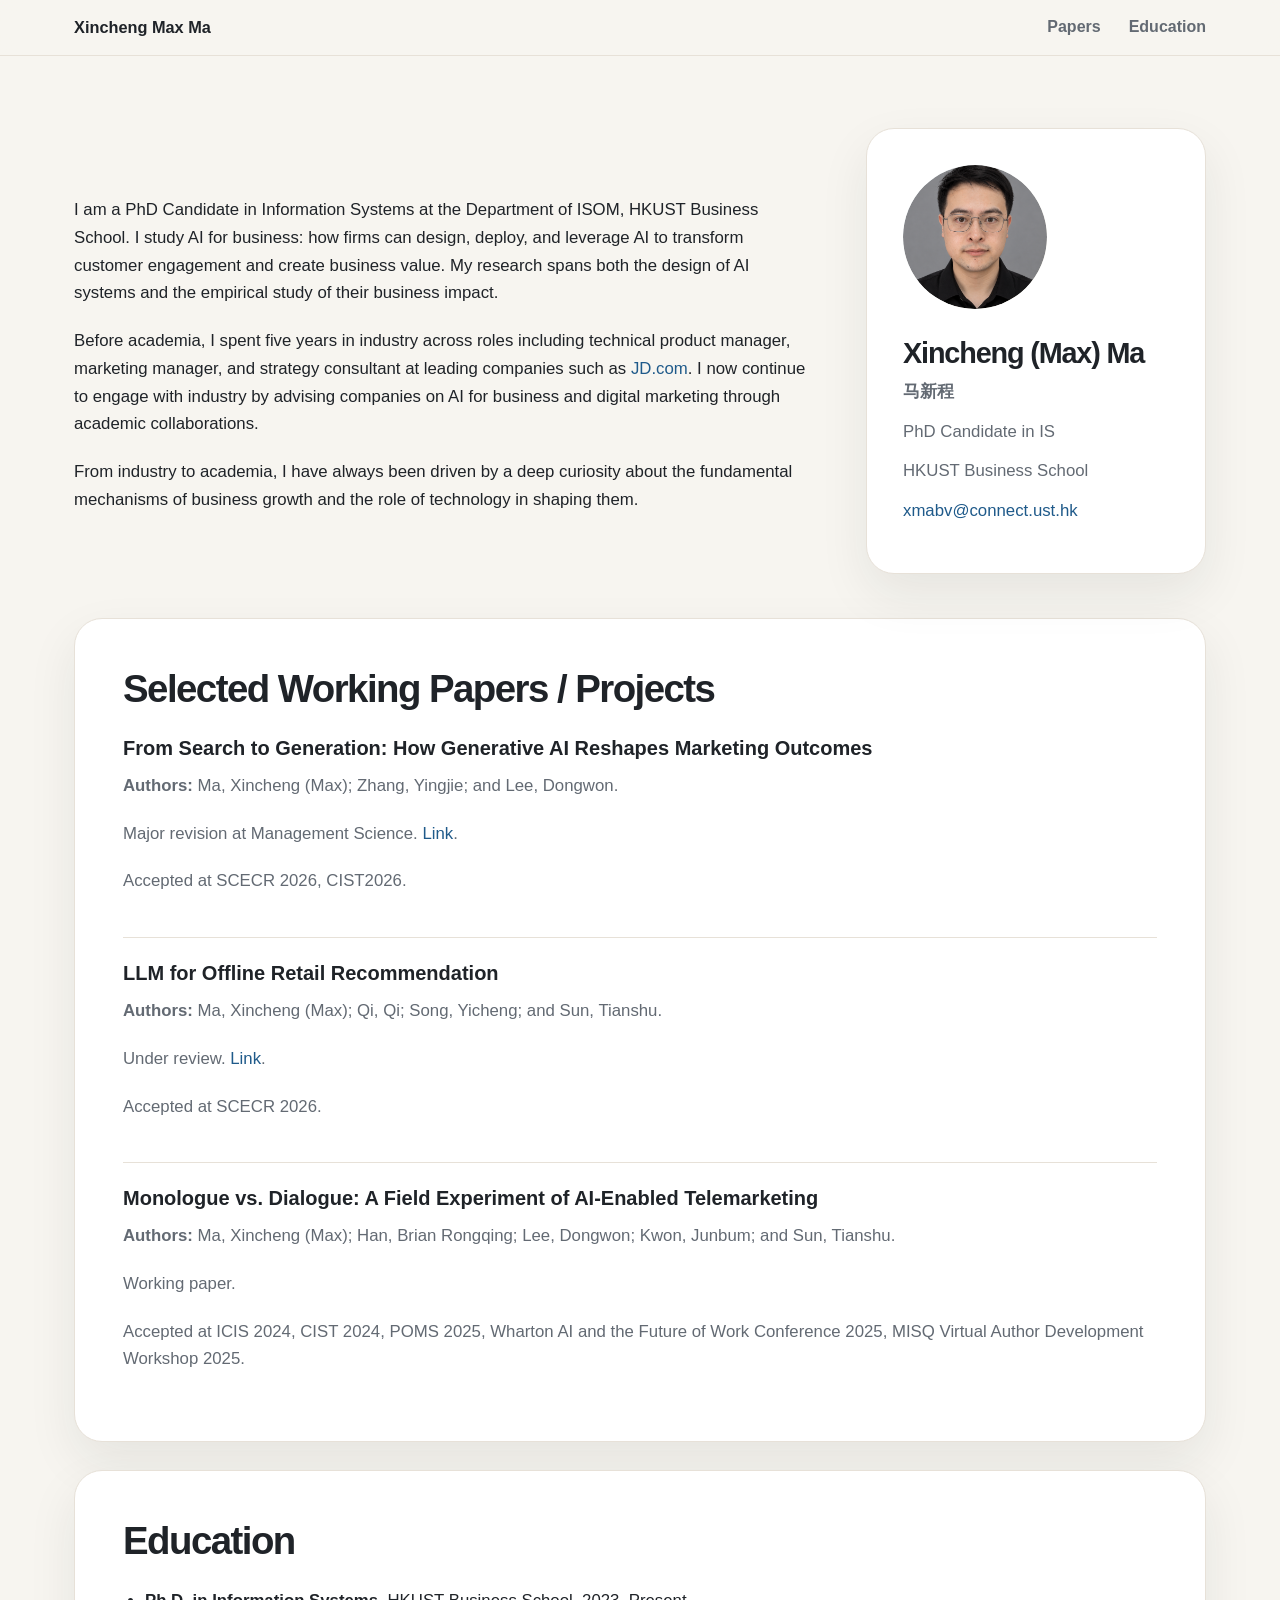
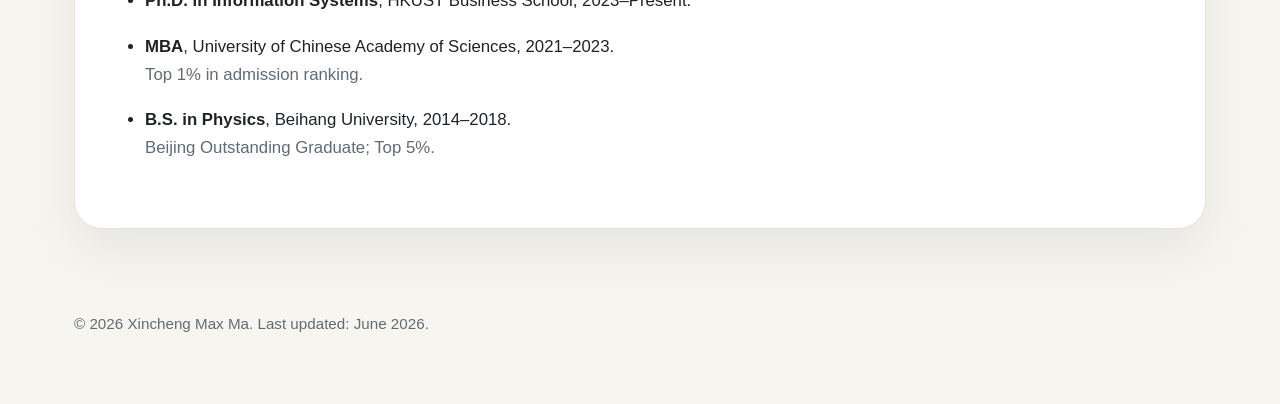
<file: index.html>
<!DOCTYPE html>
<html lang="en">
<head>
  <meta name="google-site-verification" content="zPkQ-EinF0p0zthCg6Jbz0MWMqKpRDNSMkqOlN0UetQ" />
  <meta charset="UTF-8" />
  <meta name="viewport" content="width=device-width, initial-scale=1.0" />
  <title>Xincheng Max Ma | PhD Candidate in Information Systems, HKUST</title>
  <meta name="description" content="Xincheng Max Ma is a PhD Candidate in Information Systems at HKUST Business School. His research lies at the intersection of AI for business and digital marketing." />
  <meta name="author" content="Xincheng Max Ma" />
  <meta name="keywords" content="Xincheng Max Ma, Xincheng Ma, Xincheng (Max) Ma, Max Ma, HKUST, ISOM, Information Systems, AI for business, digital marketing, AI marketing" />
  <meta property="og:title" content="Xincheng Max Ma | HKUST Information Systems" />
  <meta property="og:description" content="Personal academic website of Xincheng Max Ma, PhD Candidate in Information Systems at HKUST Business School." />
  <meta property="og:type" content="website" />
  <link rel="canonical" href="https://xinchengmaxma.github.io/" />
  <style>
    :root {
      --bg: #f7f5f0;
      --card: #ffffff;
      --text: #1f2328;
      --muted: #636a73;
      --blue: #1f5a8a;
      --blue-dark: #153f62;
      --line: #e7e1d8;
      --shadow: 0 20px 50px rgba(31, 35, 40, 0.08);
    }
    * { box-sizing: border-box; }
    html { scroll-behavior: smooth; }
    body {
      margin: 0;
      font-family: -apple-system, BlinkMacSystemFont, "Segoe UI", Roboto, Helvetica, Arial, sans-serif;
      color: var(--text);
      background: var(--bg);
      line-height: 1.65;
    }
    a { color: var(--blue); text-decoration: none; }
    a:hover { text-decoration: underline; }
    .site-header {
      position: sticky;
      top: 0;
      z-index: 10;
      background: rgba(247, 245, 240, 0.94);
      backdrop-filter: blur(12px);
      border-bottom: 1px solid var(--line);
    }
    .nav {
      max-width: 1180px;
      margin: 0 auto;
      padding: 14px 24px;
      display: flex;
      justify-content: space-between;
      align-items: center;
      gap: 24px;
    }
    .brand { font-weight: 800; color: var(--text); font-size: 1.02rem; }
    .nav-links { display: flex; gap: 28px; flex-wrap: wrap; }
    .nav-links a { color: var(--muted); font-weight: 650; }
    main { max-width: 1180px; margin: 0 auto; padding: 72px 24px 36px; }
    .hero {
      display: grid;
      grid-template-columns: minmax(0, 1fr) 340px;
      gap: 56px;
      align-items: center;
      margin-bottom: 44px;
    }
    .eyebrow {
      color: var(--blue);
      text-transform: uppercase;
      letter-spacing: 0.14em;
      font-weight: 850;
      font-size: 0.86rem;
    }
    h1 {
      margin: 12px 0 0;
      font-size: clamp(3rem, 8vw, 6rem);
      line-height: 0.95;
      letter-spacing: -0.075em;
    }
    h2 {
      font-size: clamp(1.8rem, 3vw, 2.6rem);
      line-height: 1.15;
      margin: 0 0 24px;
      letter-spacing: -0.04em;
    }
    h3 { font-size: 1.25rem; line-height: 1.35; margin: 0 0 10px; }
    p { font-size: 1.05rem; margin: 0 0 20px; }
    .subtitle { margin-top: 28px; font-size: 1.22rem; color: #34383d; }
    .chinese-name { color: var(--muted); font-size: 1.4rem; font-weight: 750; margin: 14px 0 0; }
    .profile-card {
      background: var(--card);
      border: 1px solid var(--line);
      border-radius: 28px;
      padding: 36px;
      box-shadow: var(--shadow);
    }
    .photo-frame {
      width: 144px;
      height: 144px;
      margin-bottom: 28px;
      border-radius: 50%;
      overflow: hidden;
      background: linear-gradient(135deg, #e5eef5, #f1eadc);
    }
    .profile-photo {
      width: 144px;
      height: 144px;
      max-width: 144px;
      max-height: 144px;
      border-radius: 50%;
      object-fit: cover;
      object-position: center;
      display: block;
    }
    .avatar-placeholder {
      width: 144px;
      height: 144px;
      border-radius: 50%;
      display: none;
      place-items: center;
      color: var(--blue-dark);
      font-size: 2.6rem;
      font-weight: 850;
    }
    .profile-card h2 { font-size: 1.8rem; margin-bottom: 8px; }
    .profile-card p { color: var(--muted); font-size: 1.05rem; margin-bottom: 12px; }
    .profile-card a { color: var(--blue); }
    .chinese-name-card { font-weight: 750; }
    .section {
      background: var(--card);
      border: 1px solid var(--line);
      border-radius: 28px;
      padding: clamp(32px, 5vw, 48px);
      margin: 28px 0;
      box-shadow: var(--shadow);
    }
    .paper { padding: 22px 0; border-top: 1px solid var(--line); }
    .paper:first-of-type { border-top: 0; padding-top: 0; }
    .paper:last-child { padding-bottom: 0; }
    .authors, .status, .presentations, .muted { color: var(--muted); }
    .timeline { padding-left: 22px; margin: 0; }
    .timeline li { margin-bottom: 18px; font-size: 1.05rem; }
    .timeline .muted { display: block; }
    .footer { max-width: 1180px; margin: 0 auto; padding: 18px 24px 48px; color: var(--muted); }
    .footer p { font-size: 0.95rem; }
    @media (max-width: 880px) {
      .hero { grid-template-columns: 1fr; }
      .profile-card { max-width: 420px; }
    }
    @media (max-width: 560px) {
      main { padding-top: 44px; }
      .nav { align-items: flex-start; }
      .nav-links { gap: 16px; }
      .profile-card { padding: 28px; }
      .section { border-radius: 22px; }
    }
  </style>

  
</head>
<body>
  <header class="site-header">
    <nav class="nav">
      <a class="brand" href="#top">Xincheng Max Ma</a>
      <div class="nav-links">
        <a href="#papers">Papers</a>
        <a href="#education">Education</a>
      </div>
    </nav>
  </header>

  <main id="top">
    <section class="hero">
      <div class="hero-text">
        <p class="subtitle">
        </p>
        <p>
          I am a PhD Candidate in Information Systems at the Department of ISOM, HKUST Business School. I study AI for business: how firms can design, deploy, and leverage AI to transform customer engagement and create business value. My research spans both the design of AI systems and the empirical study of their business impact.
        </p>
        <p>
          Before academia, I spent five years in industry across roles including technical product manager,
          marketing manager, and strategy consultant at leading companies such as
          <a href="https://www.jd.com/" target="_blank" rel="noopener">JD.com</a>. I now continue to engage
          with industry by advising companies on AI for business and digital marketing through academic collaborations.
        </p>
        <p>
          From industry to academia, I have always been driven by a deep curiosity about the fundamental
          mechanisms of business growth and the role of technology in shaping them.
        </p>
      </div>

      <aside class="profile-card" aria-label="Profile information">
        <div class="photo-frame">
          <img id="profileImage" class="profile-photo" src="assets/profile.png" alt="Xincheng Max Ma" />
          <div id="avatarPlaceholder" class="avatar-placeholder">XM</div>
        </div>
        <h2>Xincheng (Max) Ma</h2>
        <p class="chinese-name-card">马新程</p>
        <p>PhD Candidate in IS</p>
        <p>HKUST Business School</p>
        <p><a href="mailto:xmabv@connect.ust.hk">xmabv@connect.ust.hk</a></p>
      </aside>
    </section>

    <section id="papers" class="section">
      <h2>Selected Working Papers / Projects</h2>

      <article class="paper">
        <h3>From Search to Generation: How Generative AI Reshapes Marketing Outcomes</h3>
        <p class="authors"><strong>Authors:</strong> Ma, Xincheng (Max); Zhang, Yingjie; and Lee, Dongwon.</p>
        <p class="status">Major revision at Management Science. <a href="https://papers.ssrn.com/sol3/papers.cfm?abstract_id=6727778" target="_blank" rel="noopener">Link</a>.</p>
        <p class="presentations">Accepted at SCECR 2026, CIST2026.</p>
      </article>

      <article class="paper">
        <h3>LLM for Offline Retail Recommendation</h3>
        <p class="authors"><strong>Authors:</strong> Ma, Xincheng (Max); Qi, Qi; Song, Yicheng; and Sun, Tianshu.</p>
        <p class="status">Under review. <a href="https://papers.ssrn.com/sol3/papers.cfm?abstract_id=7428218" target="_blank" rel="noopener">Link</a>.</p>
        <p class="presentations">Accepted at SCECR 2026.</p>
      </article>

      
      <article class="paper">
        <h3>Monologue vs. Dialogue: A Field Experiment of AI-Enabled Telemarketing</h3>
        <p class="authors"><strong>Authors:</strong> Ma, Xincheng (Max); Han, Brian Rongqing; Lee, Dongwon; Kwon, Junbum; and Sun, Tianshu.</p>
        <p class="status">Working paper.</p>
        <p class="presentations">
          Accepted at ICIS 2024, CIST 2024, POMS 2025, Wharton AI and the Future of Work Conference 2025,
          MISQ Virtual Author Development Workshop 2025.
        </p>
      </article>
    </section>


    <section id="education" class="section">
      <h2>Education</h2>
      <ul class="timeline">
        <li>
          <strong>Ph.D. in Information Systems</strong>, HKUST Business School, 2023–Present.
        </li>
        <li>
          <strong>MBA</strong>, University of Chinese Academy of Sciences, 2021–2023.
          <span class="muted">Top 1% in admission ranking.</span>
        </li>
        <li>
          <strong>B.S. in Physics</strong>, Beihang University, 2014–2018.
          <span class="muted">Beijing Outstanding Graduate; Top 5%.</span>
        </li>
      </ul>
    </section>
  </main>

  <footer class="footer">
    <p>© <span id="year"></span> Xincheng Max Ma. Last updated: June 2026.</p>
  </footer>

  <script>
    document.getElementById('year').textContent = new Date().getFullYear();

    const profileImage = document.getElementById('profileImage');
    const avatarPlaceholder = document.getElementById('avatarPlaceholder');
    const fallbackImages = [
      'assets/profile.png',
      'assets/profile.png',
      'assets/profile.png',
      'assets/picture.jpg',
      'assets/photo.jpg',
      'assets/headshot.jpg'
    ];
    let fallbackIndex = 0;

    profileImage.onerror = function () {
      if (fallbackIndex < fallbackImages.length) {
        profileImage.src = fallbackImages[fallbackIndex++];
      } else {
        profileImage.style.display = 'none';
        avatarPlaceholder.style.display = 'grid';
      }
    };
  </script>
</body>
</html>
</file>
